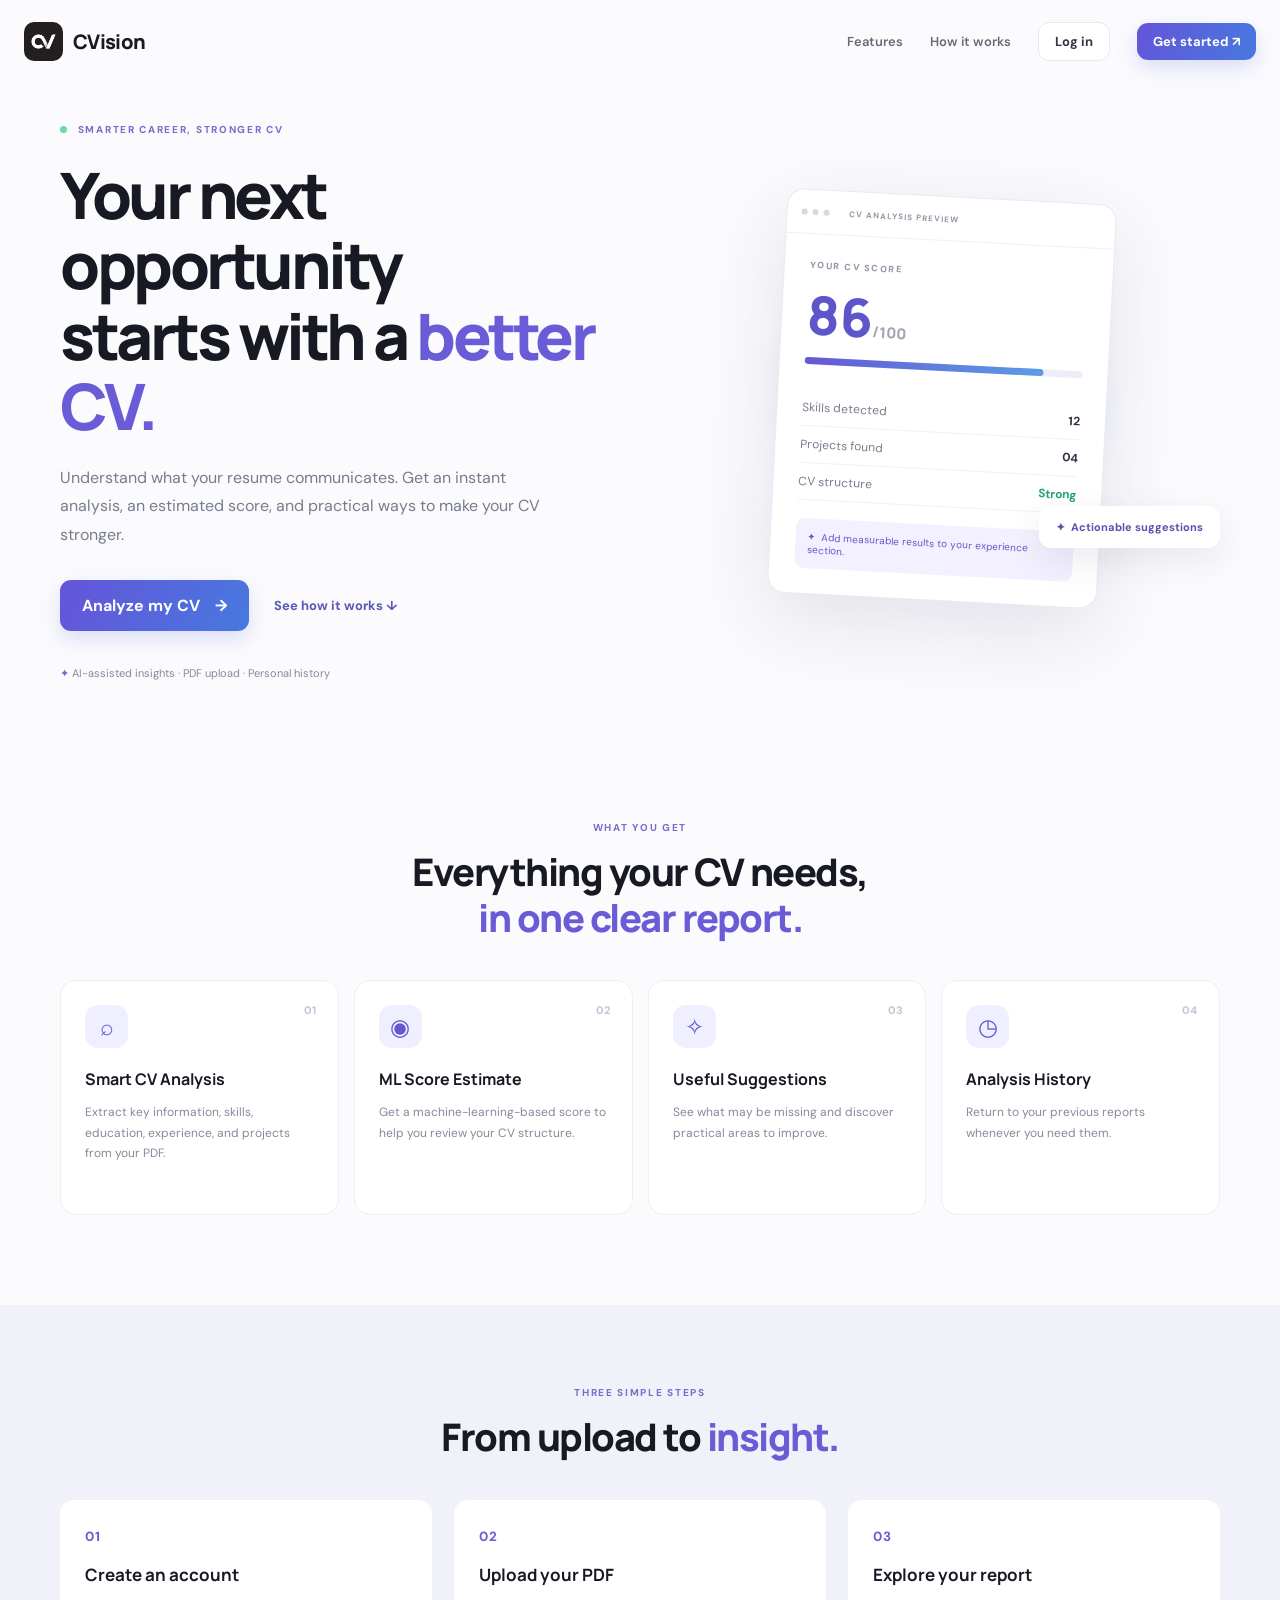
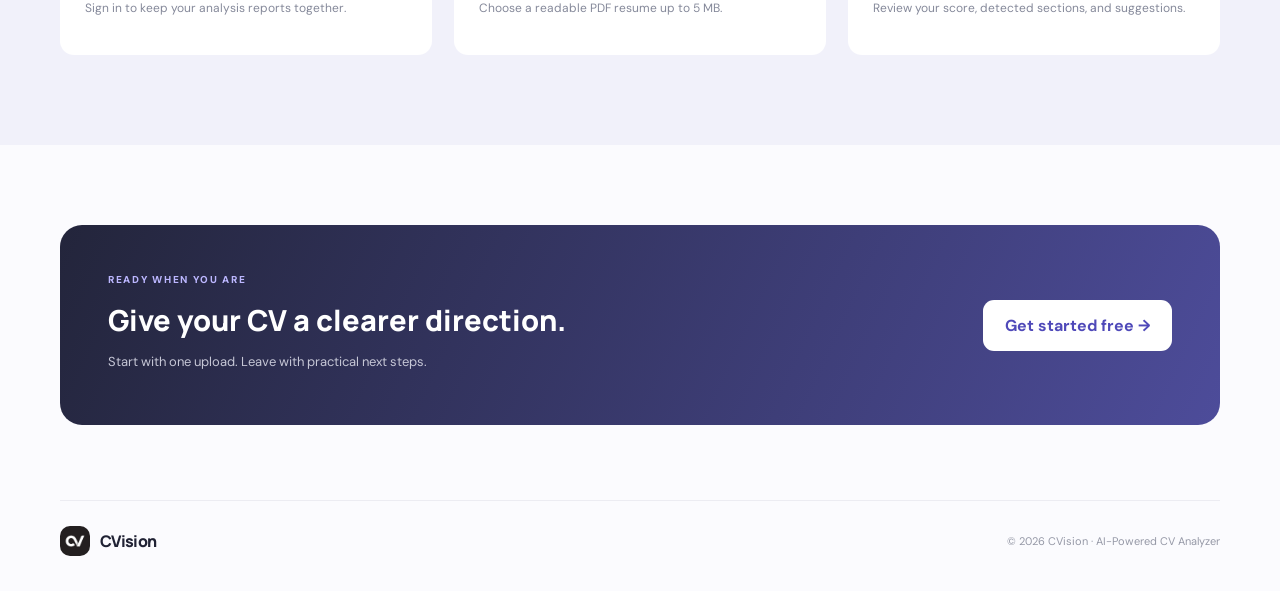
<file: frontend/index.html>
<!DOCTYPE html><html lang="en"><head><meta charset="UTF-8"><meta name="viewport" content="width=device-width, initial-scale=1"><title>CVision — AI CV Analyzer</title><link rel="stylesheet" href="css/style.css"></head><body class="landing">
<nav class="site-nav"><a class="brand" href="index.html"><img src="assets/logo.png"><span>CVision</span></a><div><a href="#features">Features</a><a href="#how">How it works</a><a class="btn btn-ghost" href="login.html">Log in</a><a class="btn btn-primary" href="register.html">Get started ↗</a></div></nav>
<main><section class="hero wrap"><div class="hero-copy"><span class="eyebrow"><i></i> SMARTER CAREER, STRONGER CV</span><h1>Your next opportunity<br>starts with a <em>better CV.</em></h1><p>Understand what your resume communicates. Get an instant analysis, an estimated score, and practical ways to make your CV stronger.</p><div class="hero-actions"><a class="btn btn-primary btn-large" href="register.html">Analyze my CV <span>→</span></a><a class="text-link" href="#how">See how it works ↓</a></div><div class="trust-line"><span>✦</span> AI-assisted insights · PDF upload · Personal history</div></div><div class="hero-visual"><div class="glow"></div><div class="mock-window"><div class="mock-top"><span></span><span></span><span></span><b>CV ANALYSIS PREVIEW</b></div><div class="mock-content"><div class="mock-label">YOUR CV SCORE</div><div class="mock-score">86<span>/100</span></div><div class="score-track"><i></i></div><div class="mock-row"><span>Skills detected</span><b>12</b></div><div class="mock-row"><span>Projects found</span><b>04</b></div><div class="mock-row"><span>CV structure</span><b class="good">Strong</b></div><div class="mock-tip">✦ &nbsp;Add measurable results to your experience section.</div></div></div><div class="float-chip">✦ &nbsp;Actionable suggestions</div></div></section>
<section class="section wrap" id="features"><div class="section-head"><span class="eyebrow">WHAT YOU GET</span><h2>Everything your CV needs,<br><em>in one clear report.</em></h2></div><div class="feature-grid"><article class="feature"><b>01</b><div class="feature-icon">⌕</div><h3>Smart CV Analysis</h3><p>Extract key information, skills, education, experience, and projects from your PDF.</p></article><article class="feature"><b>02</b><div class="feature-icon">◉</div><h3>ML Score Estimate</h3><p>Get a machine-learning-based score to help you review your CV structure.</p></article><article class="feature"><b>03</b><div class="feature-icon">✧</div><h3>Useful Suggestions</h3><p>See what may be missing and discover practical areas to improve.</p></article><article class="feature"><b>04</b><div class="feature-icon">◷</div><h3>Analysis History</h3><p>Return to your previous reports whenever you need them.</p></article></div></section>
<section class="how-section" id="how"><div class="wrap"><div class="section-head"><span class="eyebrow">THREE SIMPLE STEPS</span><h2>From upload to <em>insight.</em></h2></div><div class="steps"><div><small>01</small><h3>Create an account</h3><p>Sign in to keep your analysis reports together.</p></div><div><small>02</small><h3>Upload your PDF</h3><p>Choose a readable PDF resume up to 5 MB.</p></div><div><small>03</small><h3>Explore your report</h3><p>Review your score, detected sections, and suggestions.</p></div></div></div></section>
<section class="cta wrap"><div><span class="eyebrow">READY WHEN YOU ARE</span><h2>Give your CV a clearer direction.</h2><p>Start with one upload. Leave with practical next steps.</p></div><a class="btn btn-light btn-large" href="register.html">Get started free →</a></section></main><footer class="footer wrap"><a class="brand" href="index.html"><img src="assets/logo.png"><span>CVision</span></a><span>© 2026 CVision · AI-Powered CV Analyzer</span></footer><script src="js/script.js"></script></body></html>
</file>
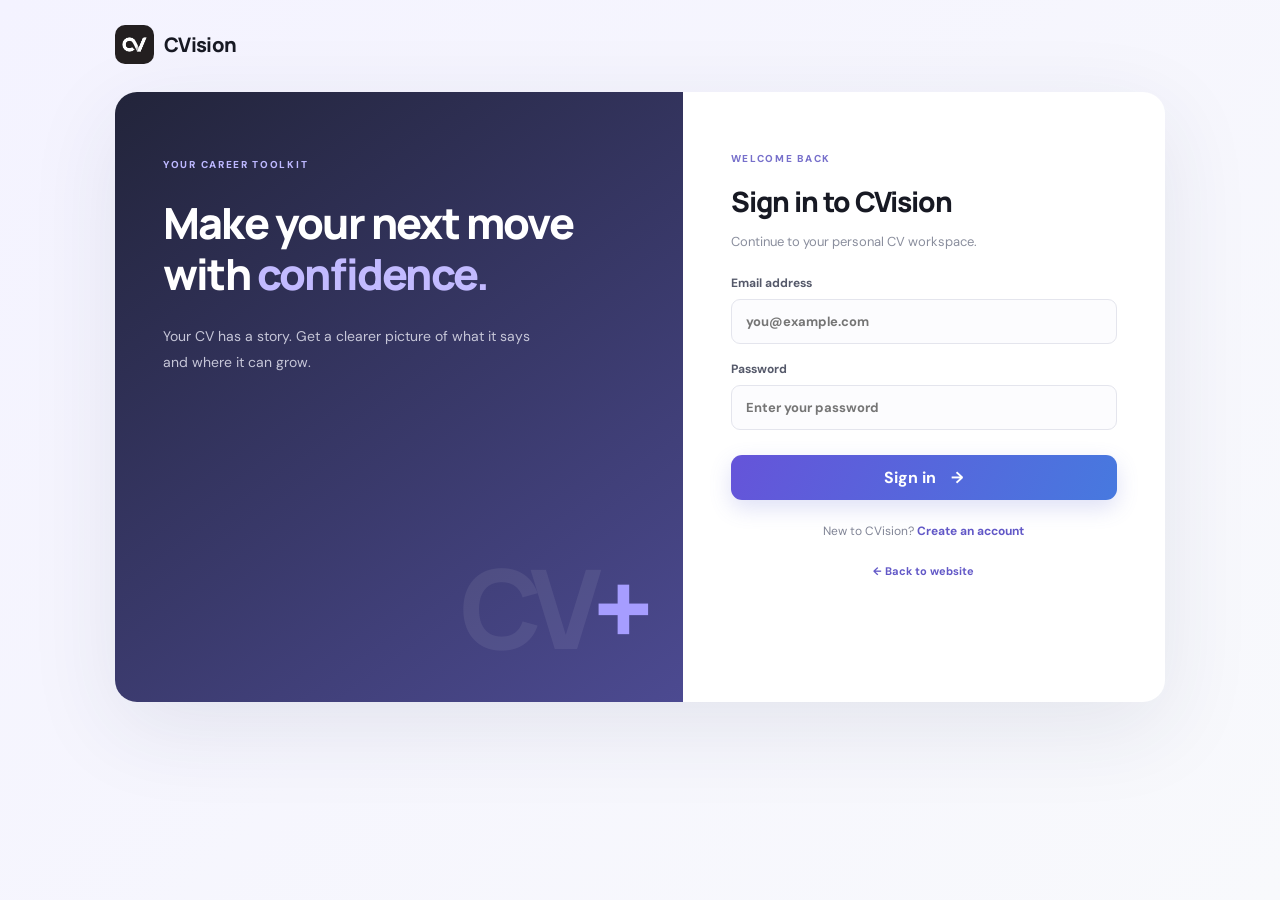
<file: frontend/dashboard.html>
<!DOCTYPE html><html lang="en"><head><meta charset="UTF-8"><meta name="viewport" content="width=device-width,initial-scale=1"><title>Dashboard | CVision</title><link rel="stylesheet" href="css/style.css"></head><body class="app-page"><aside class="sidebar"><a class="brand" href="index.html"><img src="assets/logo.png"><span>CVision</span></a><div class="side-label">WORKSPACE</div><a class="side-link active" href="dashboard.html">▦ &nbsp; Overview</a><a class="side-link" href="#upload-section">＋ &nbsp; Analyze CV</a><a class="side-link" href="#history-section">◷ &nbsp; History</a><div class="side-bottom"><div class="side-help">✦<b>Make your CV count.</b><small>Small improvements can make your story clearer.</small></div><button id="logoutBtn" class="side-link logout">↪ &nbsp; Sign out</button></div></aside><main class="app-main"><header class="app-top"><div><span class="eyebrow">YOUR WORKSPACE</span><h1>Overview</h1></div><div class="user-pill"><div class="avatar" id="userAvatar">U</div><div><b id="userName">User</b><small id="userEmail">—</small></div></div></header><section class="welcome-panel"><div><span class="eyebrow">WELCOME BACK</span><h2>Ready to make your CV <em>stronger?</em></h2><p>Upload a PDF to get a structured review and practical improvement ideas.</p><a class="btn btn-light" href="#upload-section">Start a new analysis →</a></div><div class="welcome-decoration">CV<span>✦</span></div></section><section class="stat-grid"><article class="stat"><span>Total analyses</span><strong id="totalAnalyses">0</strong><small>All your saved reports</small></article><article class="stat"><span>Latest CV score</span><strong id="latestScore">—</strong><small>Most recent estimate</small></article><article class="stat"><span>Reports saved</span><strong id="savedReports">0</strong><small>Available in your history</small></article></section><section class="panel upload-panel" id="upload-section"><div class="panel-heading"><div><span class="eyebrow">NEW REPORT</span><h2>Analyze your CV</h2><p>Upload a PDF resume and let the analyzer review its content.</p></div><span class="file-tag">PDF · MAX 5 MB</span></div><div class="dropzone" id="dropzone"><div class="upload-symbol">↑</div><h3>Drop your CV here</h3><p>or choose a file from your device</p><button id="uploadBtn" class="btn btn-primary">Choose PDF file</button><input type="file" id="cvFile" accept=".pdf,application/pdf" hidden><small id="selectedFile">PDF format only · Maximum file size 5 MB</small><div id="uploadMessage" class="message"></div><div id="uploadProgress" class="progress"><div id="progressBar"></div></div></div></section><section class="panel history-panel" id="history-section"><div class="panel-heading"><div><span class="eyebrow">YOUR REPORTS</span><h2>Analysis history</h2><p>Open a previous report to review its insights again.</p></div><button class="btn btn-outline" id="refreshHistory">↻ Refresh</button></div><div id="historyList" class="history-list"><div class="history-empty">Loading your reports…</div></div></section><footer class="app-footer">© 2026 CVision · AI-Powered CV Analyzer</footer></main><script src="js/script.js"></script></body></html>
</file>
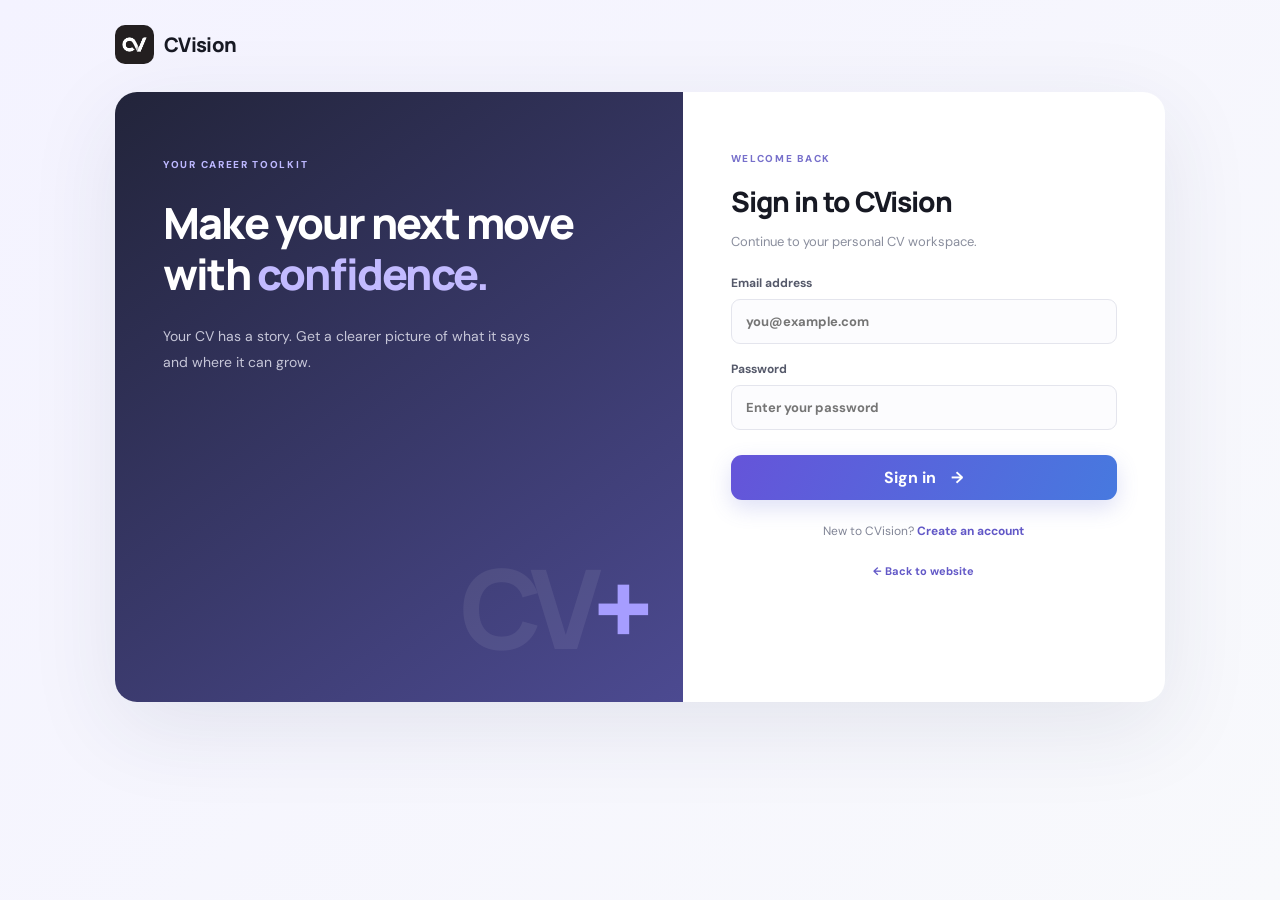
<file: frontend/login.html>
<!DOCTYPE html><html lang="en"><head><meta charset="UTF-8"><meta name="viewport" content="width=device-width,initial-scale=1"><title>Login | CVision</title><link rel="stylesheet" href="css/style.css"></head><body class="auth-page"><a class="brand auth-brand" href="index.html"><img src="assets/logo.png"><span>CVision</span></a><div class="auth-shell"><section class="auth-art"><span class="eyebrow">YOUR CAREER TOOLKIT</span><h1>Make your next move with <em>confidence.</em></h1><p>Your CV has a story. Get a clearer picture of what it says and where it can grow.</p><div class="art-mark">CV<span>+</span></div></section><section class="auth-card"><span class="eyebrow">WELCOME BACK</span><h2>Sign in to CVision</h2><p class="muted">Continue to your personal CV workspace.</p><div id="loginMessage" class="message"></div><form id="loginForm"><label>Email address<input type="email" id="email" placeholder="you@example.com" required></label><label>Password<input type="password" id="password" placeholder="Enter your password" required></label><button class="btn btn-primary full" type="submit">Sign in <span>→</span></button></form><p class="auth-switch">New to CVision? <a href="register.html">Create an account</a></p><a class="back-link" href="index.html">← Back to website</a></section></div><script src="js/script.js"></script></body></html>
</file>
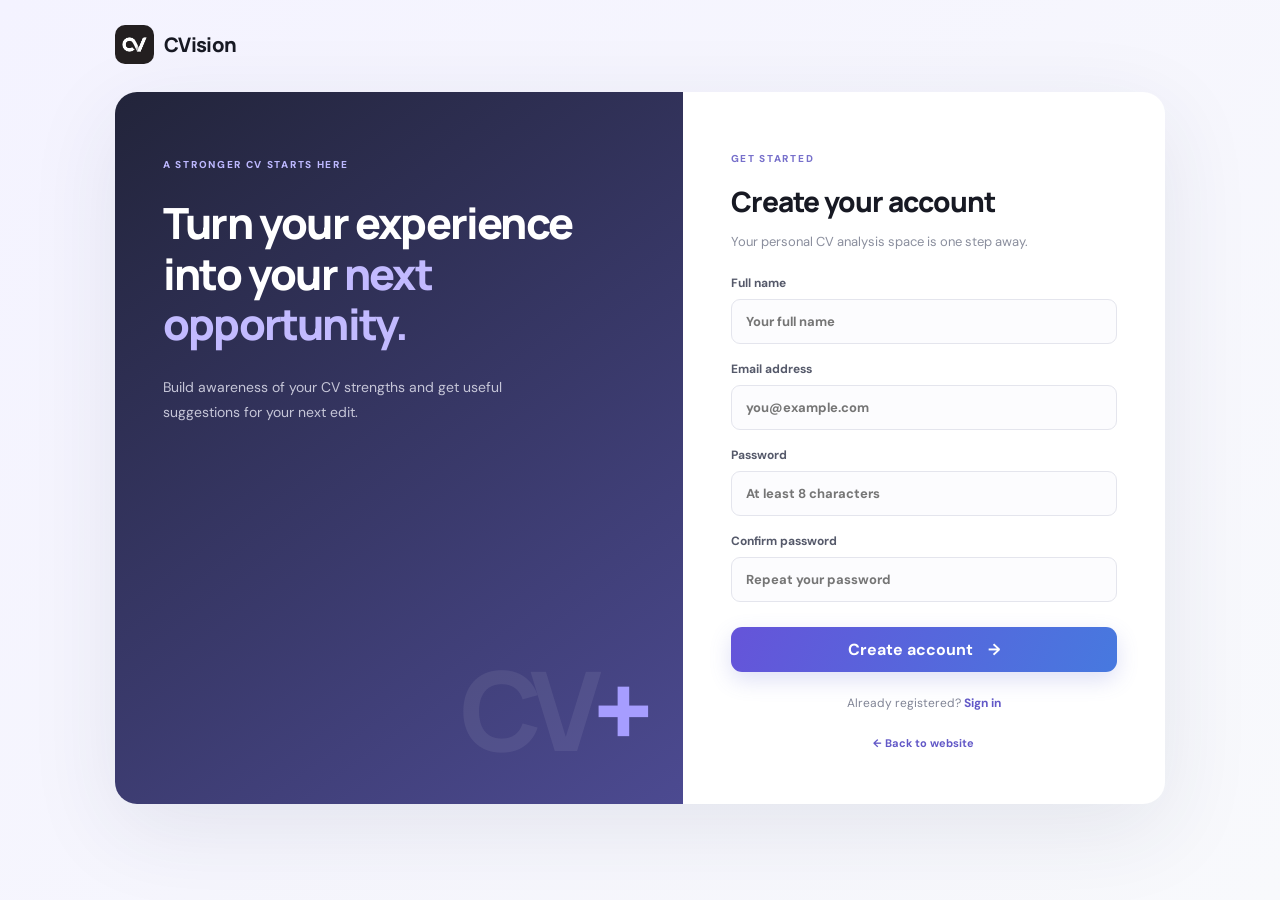
<file: frontend/register.html>
<!DOCTYPE html><html lang="en"><head><meta charset="UTF-8"><meta name="viewport" content="width=device-width,initial-scale=1"><title>Create account | CVision</title><link rel="stylesheet" href="css/style.css"></head><body class="auth-page"><a class="brand auth-brand" href="index.html"><img src="assets/logo.png"><span>CVision</span></a><div class="auth-shell"><section class="auth-art"><span class="eyebrow">A STRONGER CV STARTS HERE</span><h1>Turn your experience into your <em>next opportunity.</em></h1><p>Build awareness of your CV strengths and get useful suggestions for your next edit.</p><div class="art-mark">CV<span>+</span></div></section><section class="auth-card"><span class="eyebrow">GET STARTED</span><h2>Create your account</h2><p class="muted">Your personal CV analysis space is one step away.</p><div id="registerMessage" class="message"></div><form id="registerForm"><label>Full name<input type="text" id="full_name" placeholder="Your full name" required minlength="2"></label><label>Email address<input type="email" id="email" placeholder="you@example.com" required></label><label>Password<input type="password" id="password" placeholder="At least 8 characters" minlength="8" required></label><label>Confirm password<input type="password" id="confirm_password" placeholder="Repeat your password" minlength="8" required></label><button class="btn btn-primary full" type="submit">Create account <span>→</span></button></form><p class="auth-switch">Already registered? <a href="login.html">Sign in</a></p><a class="back-link" href="index.html">← Back to website</a></section></div><script src="js/script.js"></script></body></html>
</file>
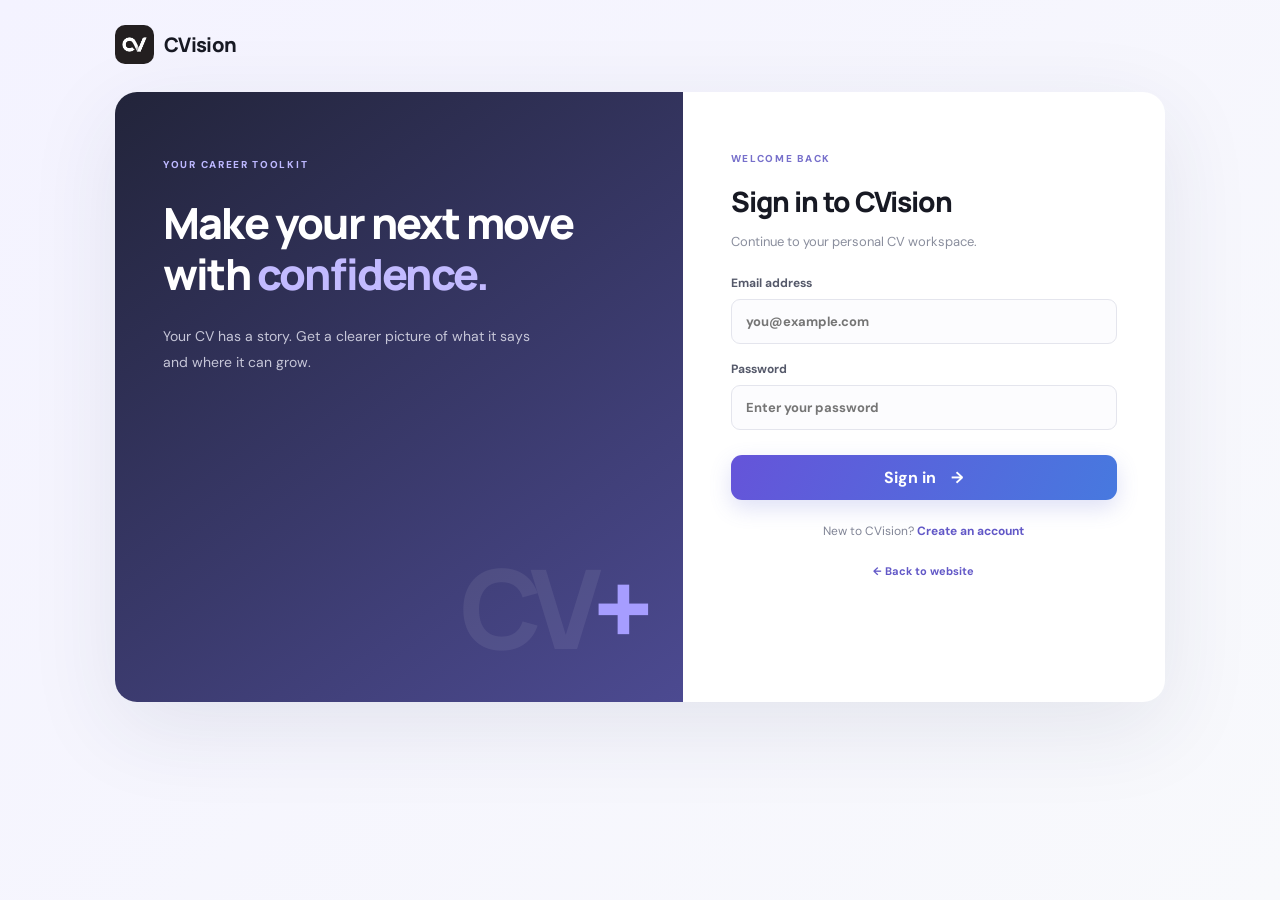
<file: frontend/result.html>
<!DOCTYPE html><html lang="en"><head><meta charset="UTF-8"><meta name="viewport" content="width=device-width,initial-scale=1"><title>Analysis report | CVision</title><link rel="stylesheet" href="css/style.css"></head><body class="app-page result-body"><main class="report-main"><header class="report-top"><a class="brand" href="dashboard.html"><img src="assets/logo.png"><span>CVision</span></a><a class="btn btn-outline" href="dashboard.html">← Dashboard</a></header><section class="report-heading"><span class="eyebrow">YOUR CV REVIEW</span><h1>Analysis <em>report</em></h1><p id="reportFile">Your CV analysis is ready.</p></section><section class="score-panel"><div><span class="eyebrow">PREDICTED CV SCORE</span><div class="big-score" id="cvScore">—<small>/100</small></div><p>Machine-learning estimate based on the detected CV features.</p></div><div class="score-orbit">✦</div></section><section class="report-stats"><article><small>Pages</small><b id="pageCount">—</b></article><article><small>Words</small><b id="wordCount">—</b></article><article><small>Skills detected</small><b id="skillsCount">—</b></article><article><small>Projects detected</small><b id="projectsCount">—</b></article></section><section class="report-grid"><article class="report-card"><span class="eyebrow">PROFILE</span><h2>Personal information</h2><div id="personalInfo" class="detail-list"></div></article><article class="report-card"><span class="eyebrow">QUALIFICATIONS</span><h2>Education</h2><div id="educationInfo" class="detail-list"></div></article><article class="report-card"><span class="eyebrow">CAPABILITIES</span><h2>Detected skills</h2><div id="skillsInfo" class="tag-list"></div></article><article class="report-card"><span class="eyebrow">EXPERIENCE</span><h2>Projects & experience</h2><div id="projectsInfo" class="detail-list"></div></article></section><section class="report-card suggestions-card"><span class="eyebrow">NEXT STEPS</span><h2>Improvement suggestions</h2><div id="suggestionList" class="suggestion-list">Loading suggestions…</div></section><div class="report-actions"><a href="dashboard.html#upload-section" class="btn btn-primary">Analyze another CV →</a><a href="dashboard.html#history-section" class="btn btn-outline">View history</a></div><footer class="app-footer">CVision · Your career, clearly presented.</footer></main><script src="js/script.js"></script></body></html>
</file>
<file: frontend/css/style.css>
@import url('https://fonts.googleapis.com/css2?family=DM+Sans:wght@400;500;600;700;800&family=Manrope:wght@400;500;600;700;800&display=swap');
:root{--ink:#171923;--muted:#777d8e;--bg:#f5f6fa;--purple:#6554d9;--blue:#3d75d8;--line:#e9eaf1;--white:#fff;--navy:#191b2b;--mint:#dff7ed}*{box-sizing:border-box}html{scroll-behavior:smooth}body{margin:0;font-family:'DM Sans',sans-serif;color:var(--ink);background:var(--bg)}a{text-decoration:none;color:inherit}button,input{font:inherit}.brand{display:inline-flex;align-items:center;gap:10px;font-family:Manrope,sans-serif;font-size:20px;font-weight:800;letter-spacing:-.7px}.brand img{width:39px;height:39px;object-fit:cover;border-radius:10px}.btn{display:inline-flex;align-items:center;justify-content:center;gap:15px;border:0;border-radius:11px;padding:12px 19px;font-weight:700;cursor:pointer;transition:.2s}.btn:hover{transform:translateY(-2px);filter:brightness(1.04)}.btn-primary{background:linear-gradient(115deg,#6554d9,#4779df);color:white;box-shadow:0 8px 22px #5c65d333}.btn-ghost,.btn-outline{border:1px solid var(--line);background:#fff;color:#323548}.btn-light{background:#fff;color:#4f49b9}.btn-large{padding:15px 22px}.full{width:100%;margin-top:8px}.eyebrow{font-size:10px;letter-spacing:1.7px;font-weight:800;color:#7770cb}.eyebrow i{display:inline-block;width:7px;height:7px;background:#69d7b0;border-radius:50%;margin-right:7px}.wrap{width:min(1160px,calc(100% - 48px));margin:auto}
.landing{background:#fbfbfe}.site-nav{height:82px;display:flex;align-items:center;justify-content:space-between;width:min(1240px,calc(100% - 48px));margin:auto}.site-nav>div{display:flex;align-items:center;gap:27px;font-size:13px;font-weight:600}.site-nav>div>a:not(.btn){color:#656b7b}.site-nav .btn{padding:10px 16px}.hero{min-height:565px;display:grid;grid-template-columns:1.04fr .96fr;align-items:center;padding-top:35px;padding-bottom:70px}.hero h1{font:800 clamp(43px,5vw,65px)/1.1 Manrope,sans-serif;letter-spacing:-3.5px;margin:22px 0}.hero h1 em,.section-head h2 em,.cta h2 em,.auth-art h1 em,.welcome-panel h2 em,.report-heading h1 em{font-style:normal;color:#6a5bd6}.hero-copy>p{max-width:510px;color:#777d8d;line-height:1.8;font-size:16px}.hero-actions{display:flex;align-items:center;gap:25px;margin-top:30px}.text-link{font-size:13px;font-weight:700;color:#5b58b4}.trust-line{margin-top:35px;color:#85899a;font-size:11px}.trust-line span{color:#7463d8}.hero-visual{height:430px;position:relative;display:grid;place-items:center}.glow{position:absolute;width:360px;height:360px;border-radius:50%;background:radial-gradient(circle,#dcd8ff 0,#eef0ff 52%,transparent 72%)}.mock-window{z-index:1;width:330px;background:#fff;border:1px solid #e9e9f4;border-radius:18px;box-shadow:0 25px 80px #33365a20;transform:rotate(3deg);overflow:hidden}.mock-top{height:44px;border-bottom:1px solid #f0f0f5;display:flex;align-items:center;gap:5px;padding:0 14px}.mock-top>span{width:6px;height:6px;background:#d7d8e1;border-radius:50%}.mock-top b{font-size:8px;letter-spacing:1px;color:#9295a4;margin-left:15px}.mock-content{padding:25px}.mock-label{font-size:9px;letter-spacing:1.5px;color:#9295a4;font-weight:800}.mock-score{font:800 53px Manrope;color:#5e55cb;margin:7px 0}.mock-score span{font-size:15px;color:#a3a5b2}.score-track{height:7px;border-radius:8px;background:#eeedf7;margin-bottom:25px}.score-track i{display:block;width:86%;height:100%;border-radius:8px;background:linear-gradient(90deg,#6658d6,#5b9ce5)}.mock-row{display:flex;justify-content:space-between;padding:10px 0;border-bottom:1px solid #f1f1f5;font-size:12px;color:#777d8d}.mock-row b{color:#303346}.mock-row .good{color:#23a47c}.mock-tip{background:#f3f1ff;color:#6558c5;padding:12px;border-radius:9px;font-size:10px;margin-top:18px}.float-chip{position:absolute;z-index:2;right:0;bottom:65px;background:white;padding:14px 17px;border-radius:12px;box-shadow:0 12px 35px #32334d19;font-size:11px;font-weight:700;color:#5652ad}
.section{padding-top:65px;padding-bottom:90px}.section-head{text-align:center;margin-bottom:40px}.section-head h2{font:800 38px/1.2 Manrope;letter-spacing:-1.5px;margin:13px 0}.feature-grid{display:grid;grid-template-columns:repeat(4,1fr);gap:15px}.feature{background:#fff;border:1px solid #eeeef4;border-radius:16px;padding:24px;min-height:235px;position:relative}.feature> b{position:absolute;right:22px;top:22px;color:#c3c2d8;font-size:11px}.feature-icon{width:43px;height:43px;border-radius:13px;background:#f0efff;color:#6557cf;display:grid;place-items:center;font-size:23px}.feature h3{font:700 16px Manrope;margin:20px 0 9px}.feature p,.steps p{font-size:12px;line-height:1.7;color:#85899a}.how-section{background:#f1f1fa;padding:75px 0 90px}.steps{display:grid;grid-template-columns:repeat(3,1fr);gap:22px}.steps>div{background:#fff;padding:25px;border-radius:14px}.steps small{color:#6c5fd0;font-weight:800;letter-spacing:1px}.steps h3{font:700 17px Manrope;margin-bottom:5px}.cta{margin-top:80px;margin-bottom:75px;border-radius:22px;padding:42px 48px;background:linear-gradient(115deg,#23253b,#4d4c9a);color:#fff;display:flex;justify-content:space-between;align-items:center}.cta .eyebrow{color:#bcb7ff}.cta h2{font:800 29px Manrope;margin:12px 0}.cta h2 em{color:#bdb4ff}.cta p{color:#c6c7d6;font-size:13px}.footer{border-top:1px solid #ececf2;padding:25px 0 35px;display:flex;justify-content:space-between;align-items:center;color:#9598a6;font-size:11px}.footer .brand{color:#202234;font-size:16px}.footer .brand img{width:30px;height:30px}
.auth-page{min-height:100vh;background:linear-gradient(135deg,#f4f3ff,#f8f9fc);padding:25px 5vw 50px}.auth-brand{margin:0 auto 28px;display:flex;width:min(1050px,100%)}.auth-shell{width:min(1050px,100%);min-height:610px;margin:auto;display:grid;grid-template-columns:1fr .85fr;border-radius:22px;overflow:hidden;background:#fff;box-shadow:0 25px 90px #2d315318}.auth-art{padding:60px 48px;background:linear-gradient(145deg,#22243a,#4c4a91);color:#fff;position:relative;overflow:hidden}.auth-art .eyebrow{color:#bdb8ff}.auth-art h1{font:800 43px/1.18 Manrope;letter-spacing:-1.8px;max-width:410px;margin:25px 0}.auth-art h1 em{color:#c2baff}.auth-art p{color:#c6c6d8;line-height:1.8;font-size:14px;max-width:390px}.art-mark{position:absolute;bottom:20px;right:38px;font:800 110px Manrope;color:#ffffff13;letter-spacing:-10px}.art-mark span{color:#a69dff}.auth-card{padding:54px 48px}.auth-card h2{font:800 28px Manrope;letter-spacing:-1px;margin:15px 0 7px}.muted{font-size:13px;color:#8a8e9d;margin-bottom:25px}.auth-card form{display:grid;gap:17px}.auth-card label{font-size:12px;font-weight:700;color:#55596a}.auth-card input{display:block;width:100%;margin-top:8px;padding:13px 14px;border:1px solid #e4e5ed;border-radius:9px;outline:none;font-size:13px;background:#fcfcfe}.auth-card input:focus{border-color:#8276dc;box-shadow:0 0 0 3px #8276dc18}.auth-switch{text-align:center;font-size:12px;color:#818596;margin-top:23px}.auth-switch a,.back-link{color:#6258c7;font-weight:700}.back-link{display:block;text-align:center;font-size:11px;margin-top:25px}.message{font-size:12px;min-height:0;margin:12px 0;color:#c04d59}.message:empty{display:none}.message.success{color:#16865f}.message.info{color:#6258c7}
.app-page{background:#f6f7fb;min-height:100vh}.sidebar{position:fixed;inset:0 auto 0 0;width:245px;background:#fff;border-right:1px solid #ececf2;padding:28px 19px;display:flex;flex-direction:column;z-index:5}.sidebar .brand{padding:0 9px 36px}.side-label{font-size:9px;letter-spacing:1.5px;font-weight:800;color:#a2a4b1;padding:0 12px 12px}.side-link{display:block;border:0;background:none;text-align:left;width:100%;padding:13px 14px;border-radius:9px;color:#74798a;font-size:13px;font-weight:600;margin:2px 0;cursor:pointer}.side-link.active,.side-link:hover{background:#f0efff;color:#5e54c7}.side-bottom{margin-top:auto}.side-help{padding:16px;background:#f5f4ff;border-radius:12px;color:#6459ca;font-size:18px}.side-help b,.side-help small{display:block}.side-help b{font-size:12px;color:#37364f;margin:9px 0 5px}.side-help small{font-size:10px;line-height:1.5;color:#88879d}.logout{margin-top:16px}.app-main{margin-left:245px;padding:34px clamp(25px,5vw,68px) 30px;max-width:1500px}.app-top{display:flex;align-items:center;justify-content:space-between;margin-bottom:27px}.app-top h1{font:800 27px Manrope;margin:5px 0}.user-pill{display:flex;align-items:center;gap:10px;background:#fff;border:1px solid #ededf3;border-radius:12px;padding:8px 14px}.avatar{width:35px;height:35px;border-radius:11px;background:#e9e6ff;color:#5f54c8;display:grid;place-items:center;font-weight:800}.user-pill b,.user-pill small{display:block}.user-pill b{font-size:11px}.user-pill small{font-size:9px;color:#9295a2;margin-top:3px}.welcome-panel{border-radius:17px;padding:32px 37px;background:linear-gradient(110deg,#24263d,#5451a1);color:#fff;display:flex;justify-content:space-between;align-items:center;overflow:hidden;position:relative}.welcome-panel .eyebrow{color:#c4c0ff}.welcome-panel h2{font:800 27px Manrope;margin:12px 0}.welcome-panel h2 em{color:#c7c0ff}.welcome-panel p{font-size:12px;color:#d0d0df;margin:0 0 21px}.welcome-decoration{font:800 90px Manrope;color:#ffffff18;letter-spacing:-8px}.welcome-decoration span{font-size:30px;color:#b9b2ff}.stat-grid{display:grid;grid-template-columns:repeat(3,1fr);gap:15px;margin:18px 0}.stat{background:#fff;border:1px solid #eeeef3;border-radius:13px;padding:19px 21px}.stat span,.stat small{display:block;color:#85899a;font-size:11px}.stat strong{display:block;font:800 28px Manrope;margin:8px 0 4px}.stat small{font-size:10px}.panel{background:#fff;border:1px solid #ececf2;border-radius:15px;padding:25px;margin:17px 0}.panel-heading{display:flex;justify-content:space-between;align-items:center;margin-bottom:20px}.panel-heading h2{font:800 19px Manrope;margin:7px 0}.panel-heading p{font-size:11px;color:#8a8e9d;margin:0}.file-tag{font-size:9px;letter-spacing:1px;font-weight:800;color:#6258c7;background:#f0efff;padding:8px 11px;border-radius:7px}.dropzone{border:1.5px dashed #d9d8eb;border-radius:13px;text-align:center;padding:28px 15px;background:#fcfcff;transition:.2s}.dropzone.dragging{background:#f1efff;border-color:#766bd8}.upload-symbol{width:42px;height:42px;background:#efedff;color:#665bd0;border-radius:13px;display:grid;place-items:center;font-size:23px;margin:0 auto 12px}.dropzone h3{font:700 15px Manrope;margin:8px}.dropzone p{font-size:11px;color:#9396a4;margin:0 0 16px}.dropzone>small{display:block;color:#a1a3ae;font-size:10px;margin-top:12px}.progress{display:none;width:min(350px,90%);height:5px;background:#eeeef4;border-radius:6px;margin:15px auto 0;overflow:hidden}.progress.visible{display:block}.progress div{height:100%;width:0;background:#665bd0;transition:width .4s}.history-list{display:grid}.history-empty{text-align:center;padding:28px;color:#9699a7;font-size:12px}.history-empty span{display:block;font-size:26px;color:#7970d0;margin-bottom:8px}.history-empty b{display:block;color:#414456;font-size:13px}.history-empty p{margin:6px}.history-row{display:flex;align-items:center;gap:14px;text-align:left;background:#fff;border:0;border-top:1px solid #f0f0f4;padding:14px 3px;cursor:pointer}.history-row:hover{background:#fbfaff}.history-file{background:#fff0f1;color:#d76d76;border-radius:8px;padding:10px;font-size:9px;font-weight:800}.history-meta{flex:1;min-width:0}.history-meta b,.history-meta small{display:block;overflow:hidden;text-overflow:ellipsis;white-space:nowrap}.history-meta b{font-size:12px}.history-meta small{font-size:10px;color:#999cab;margin-top:5px}.history-row>strong{font-size:12px;color:#5e55c8}.history-open{font-size:10px;color:#7068c6}.app-footer{text-align:center;color:#a1a4b1;font-size:10px;padding:28px 0 5px}
.report-main{width:min(1000px,calc(100% - 40px));margin:auto;padding:25px 0 35px}.report-top{display:flex;align-items:center;justify-content:space-between}.report-heading{padding:40px 0 22px}.report-heading h1{font:800 38px Manrope;margin:10px 0}.report-heading p{color:#85899a;font-size:12px}.score-panel{background:linear-gradient(110deg,#24263d,#514e9e);border-radius:17px;padding:28px 35px;color:white;display:flex;justify-content:space-between;align-items:center;overflow:hidden}.score-panel .eyebrow{color:#c5c0ff}.big-score{font:800 56px Manrope;margin:8px 0}.big-score small{font-size:16px;color:#c5c4d8}.score-panel p{font-size:11px;color:#d0d0e0}.score-orbit{width:100px;height:100px;border:1px solid #ffffff40;border-radius:50%;display:grid;place-items:center;font-size:38px;color:#c4bdff;box-shadow:0 0 0 17px #ffffff0c,0 0 0 34px #ffffff08}.report-stats{display:grid;grid-template-columns:repeat(4,1fr);gap:13px;margin:15px 0}.report-stats article,.report-card{background:#fff;border:1px solid #ececf2;border-radius:13px;padding:18px}.report-stats small,.report-stats b{display:block}.report-stats small{font-size:10px;color:#9699a6}.report-stats b{font:800 23px Manrope;margin-top:7px}.report-grid{display:grid;grid-template-columns:1fr 1fr;gap:14px}.report-card h2{font:800 17px Manrope;margin:8px 0 14px}.detail-list p{font-size:11px;color:#777c8d;border-bottom:1px solid #f0f0f4;padding:7px 0;margin:0;overflow-wrap:anywhere}.detail-list p small,.detail-list p b{display:block;text-transform:capitalize}.detail-list p small{font-size:9px;color:#a0a2af;margin-bottom:3px}.detail-list p b{font-size:11px;color:#44485a}.tag-list{display:flex;flex-wrap:wrap;gap:7px}.tag-list span{font-size:10px;padding:7px 10px;background:#f0efff;color:#6258c7;border-radius:7px}.suggestions-card{margin-top:14px}.suggestion-list{display:grid;gap:9px}.suggestion{display:flex;gap:13px;padding:12px;background:#f8f8fc;border-radius:9px;font-size:11px;line-height:1.6;color:#666b7c}.suggestion b{color:#655bd0}.report-actions{display:flex;gap:12px;margin:20px 0}.result-body{padding-bottom:20px}
@media(max-width:900px){.hero{grid-template-columns:1fr;padding-top:70px}.hero-visual{height:380px}.feature-grid{grid-template-columns:repeat(2,1fr)}.auth-shell{grid-template-columns:.8fr 1fr}.auth-art{padding:45px 30px}.auth-card{padding:45px 30px}.sidebar{width:205px}.app-main{margin-left:205px;padding:28px 25px}.welcome-decoration{font-size:65px}}
@media(max-width:650px){.site-nav{height:70px}.site-nav>div{gap:10px}.site-nav>div>a:not(.btn){display:none}.site-nav .btn{padding:9px 11px;font-size:11px}.brand{font-size:17px}.hero{padding-top:55px}.hero h1{font-size:43px;letter-spacing:-2.3px}.hero-visual{height:330px}.mock-window{width:290px}.float-chip{right:0;bottom:35px}.section{padding:50px 0}.section-head h2{font-size:30px}.feature-grid,.steps{grid-template-columns:1fr 1fr}.cta{display:block;padding:30px;margin-top:50px}.cta .btn{margin-top:15px}.footer{gap:15px;flex-wrap:wrap}.auth-page{padding:18px 15px}.auth-shell{grid-template-columns:1fr}.auth-art{padding:30px;min-height:240px}.auth-art h1{font-size:30px;max-width:320px}.auth-art p{font-size:12px}.art-mark{font-size:65px}.auth-card{padding:35px 25px}.sidebar{position:static;width:auto;height:auto;padding:13px 16px;display:block;border-right:0;border-bottom:1px solid #eee}.sidebar .brand{padding:0}.side-label,.side-bottom,.sidebar .side-link:not(.active){display:none}.sidebar .side-link.active{display:inline-block;width:auto;padding:8px 12px;margin-left:10px}.app-main{margin:0;padding:23px 16px}.app-top{align-items:flex-start}.user-pill{padding:6px}.user-pill small{display:none}.welcome-panel{padding:24px;min-height:210px}.welcome-panel h2{font-size:22px}.welcome-decoration{position:absolute;right:20px;bottom:10px;font-size:55px}.stat-grid{gap:8px}.stat{padding:13px 10px}.stat span{font-size:9px}.stat strong{font-size:21px}.stat small{font-size:8px}.panel{padding:17px}.panel-heading{align-items:flex-start;gap:10px}.panel-heading h2{font-size:17px}.history-row{gap:8px}.history-open{display:none}.history-meta b{max-width:170px}.report-main{width:calc(100% - 28px)}.report-heading{padding:30px 0 17px}.report-heading h1{font-size:31px}.score-panel{padding:22px}.big-score{font-size:48px}.score-orbit{width:65px;height:65px;font-size:26px}.report-stats{grid-template-columns:1fr 1fr}.report-grid{grid-template-columns:1fr}.report-actions{flex-direction:column}.report-actions .btn{width:100%}}
</file>
